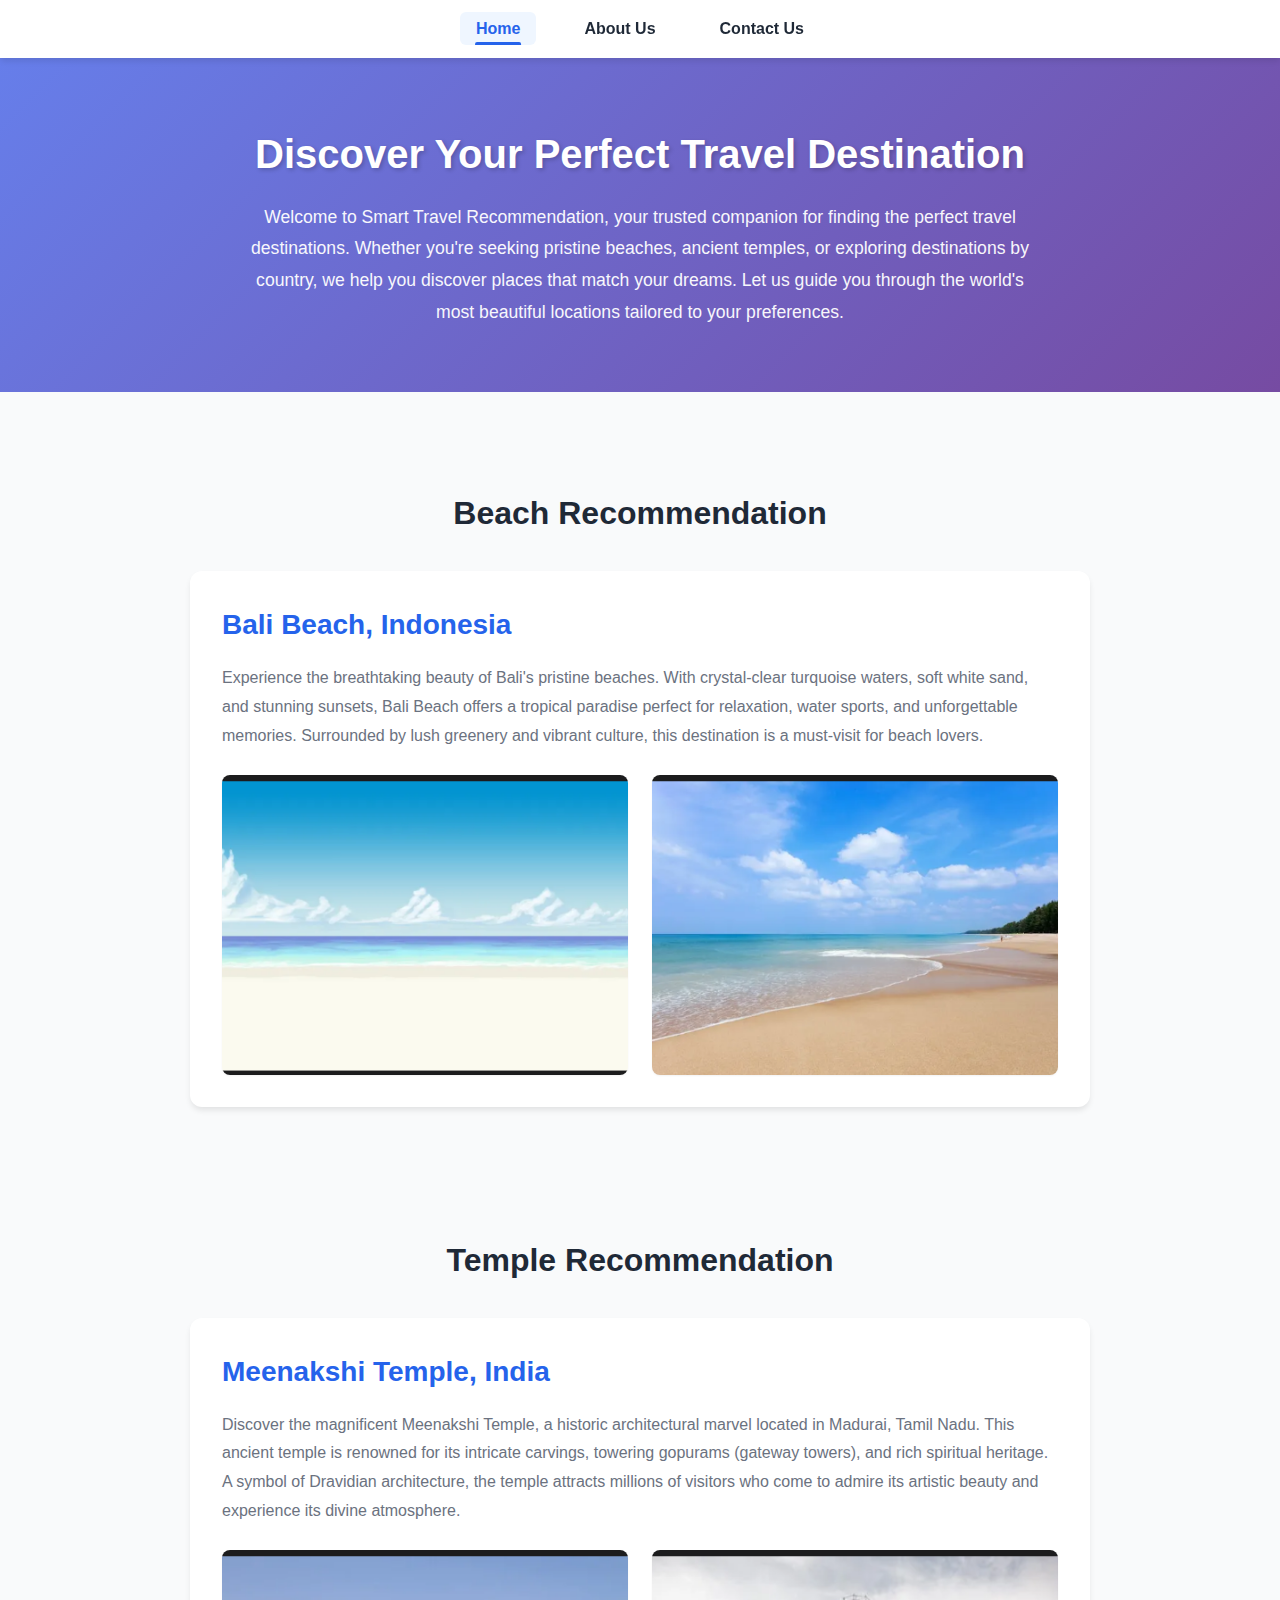
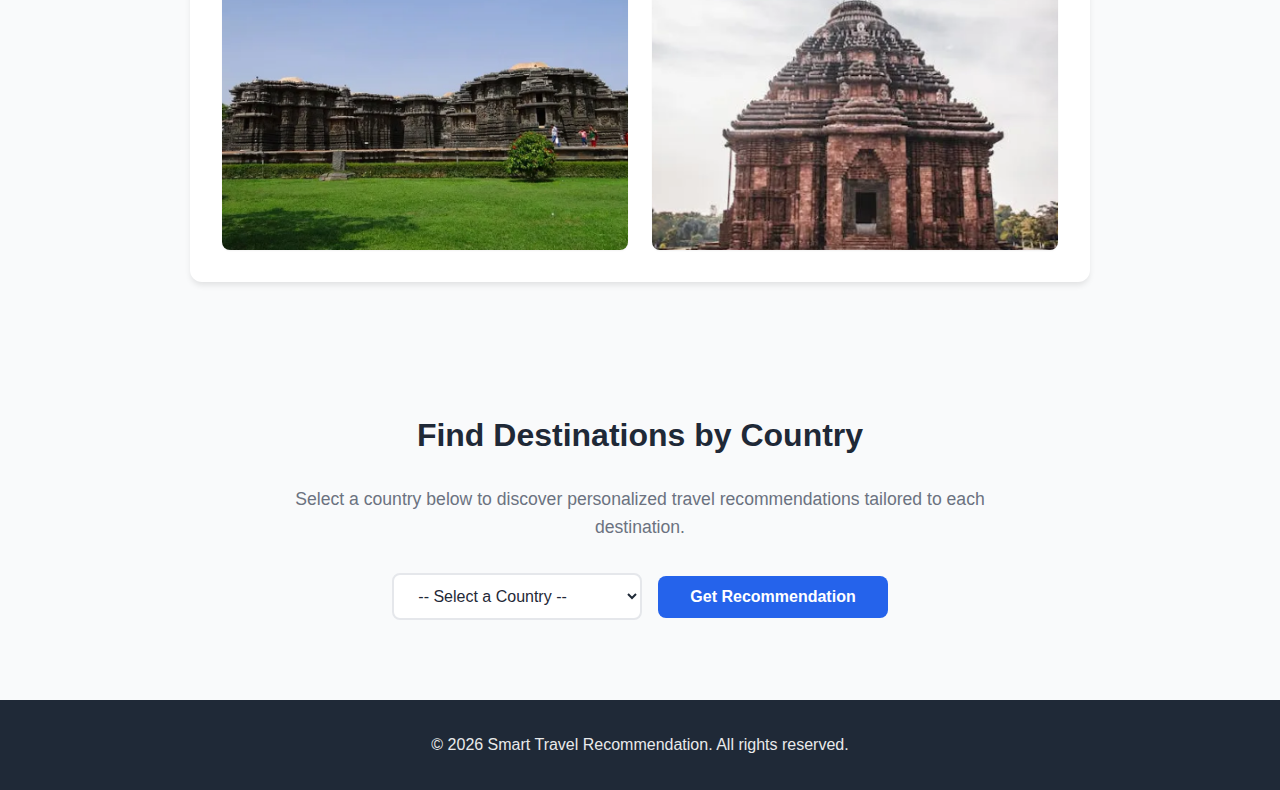
<file: index.html>
<!DOCTYPE html>
<html lang="en">
<head>
  <meta charset="UTF-8">
  <meta name="viewport" content="width=device-width, initial-scale=1.0">
  <title>Smart Travel Recommendation</title>
  <link rel="stylesheet" href="style.css">
</head>
<body>
  <nav class="navbar" role="navigation" aria-label="Main navigation">
    <div class="nav-container">
      <ul class="nav-list">
        <li><a href="index.html" class="nav-link active" aria-current="page">Home</a></li>
        <li><a href="about.html" class="nav-link">About Us</a></li>
        <li><a href="contact.html" class="nav-link">Contact Us</a></li>
      </ul>
    </div>
  </nav>

  <main>
    <!-- Introduction Section -->
    <section class="hero" aria-labelledby="hero-heading">
      <div class="container">
        <h1 id="hero-heading">Discover Your Perfect Travel Destination</h1>
        <p class="hero-description">Welcome to Smart Travel Recommendation, your trusted companion for finding the perfect travel destinations. Whether you're seeking pristine beaches, ancient temples, or exploring destinations by country, we help you discover places that match your dreams. Let us guide you through the world's most beautiful locations tailored to your preferences.</p>
      </div>
    </section>

    <!-- Beach Recommendation -->
    <section class="recommendation-section" aria-labelledby="beach-heading">
      <div class="container">
        <h2 id="beach-heading">Beach Recommendation</h2>
        <article class="card">
          <h3>Bali Beach, Indonesia</h3>
          <p>Experience the breathtaking beauty of Bali's pristine beaches. With crystal-clear turquoise waters, soft white sand, and stunning sunsets, Bali Beach offers a tropical paradise perfect for relaxation, water sports, and unforgettable memories. Surrounded by lush greenery and vibrant culture, this destination is a must-visit for beach lovers.</p>
          <div class="image-gallery">
            <img src="images/beach1.jpg" alt="Bali Beach coastline with turquoise waters and palm trees" loading="lazy">
            <img src="images/beach2.jpg" alt="Sunset view at Bali Beach with golden sky reflection" loading="lazy">
          </div>
        </article>
      </div>
    </section>

    <!-- Temple Recommendation -->
    <section class="recommendation-section" aria-labelledby="temple-heading">
      <div class="container">
        <h2 id="temple-heading">Temple Recommendation</h2>
        <article class="card">
          <h3>Meenakshi Temple, India</h3>
          <p>Discover the magnificent Meenakshi Temple, a historic architectural marvel located in Madurai, Tamil Nadu. This ancient temple is renowned for its intricate carvings, towering gopurams (gateway towers), and rich spiritual heritage. A symbol of Dravidian architecture, the temple attracts millions of visitors who come to admire its artistic beauty and experience its divine atmosphere.</p>
          <div class="image-gallery">
            <img src="images/temple1.jpg" alt="Meenakshi Temple exterior showing colorful gopuram towers" loading="lazy">
            <img src="images/temple2.jpg" alt="Intricate carved pillars inside Meenakshi Temple" loading="lazy">
          </div>
        </article>
      </div>
    </section>

    <!-- Country-based Recommendation -->
    <section class="country-section" aria-labelledby="country-heading">
      <div class="container">
        <h2 id="country-heading">Find Destinations by Country</h2>
        <p class="section-description">Select a country below to discover personalized travel recommendations tailored to each destination.</p>
        
        <div class="country-selector">
          <label for="country-select" class="visually-hidden">Select a country</label>
          <select id="country-select" class="country-dropdown" aria-label="Choose a country for recommendations">
            <option value="">-- Select a Country --</option>
            <option value="India">India</option>
            <option value="Japan">Japan</option>
            <option value="Australia">Australia</option>
          </select>
          <button id="recommend-btn" class="btn btn-primary" type="button">Get Recommendation</button>
        </div>

        <div id="country-result" class="country-result" role="region" aria-live="polite" aria-atomic="true"></div>
      </div>
    </section>
  </main>

  <footer class="footer">
    <div class="container">
      <p>&copy; 2026 Smart Travel Recommendation. All rights reserved.</p>
    </div>
  </footer>

  <script src="script.js"></script>
</body>
</html>
</file>
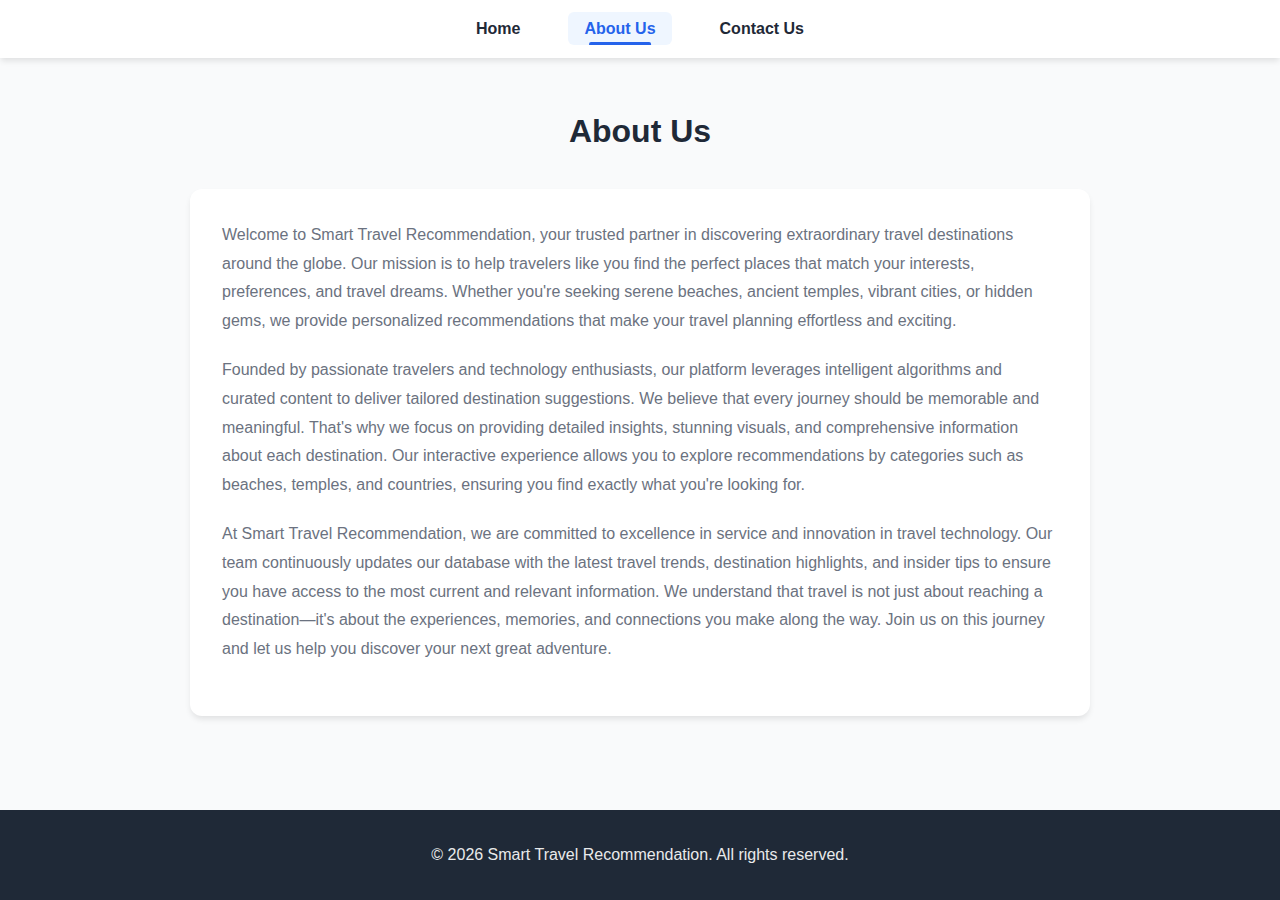
<file: about.html>
<!DOCTYPE html>
<html lang="en">
<head>
  <meta charset="UTF-8">
  <meta name="viewport" content="width=device-width, initial-scale=1.0">
  <title>About Us - Smart Travel Recommendation</title>
  <link rel="stylesheet" href="style.css">
</head>
<body>
  <nav class="navbar" role="navigation" aria-label="Main navigation">
    <div class="nav-container">
      <ul class="nav-list">
        <li><a href="index.html" class="nav-link">Home</a></li>
        <li><a href="about.html" class="nav-link active" aria-current="page">About Us</a></li>
        <li><a href="contact.html" class="nav-link">Contact Us</a></li>
      </ul>
    </div>
  </nav>

  <main>
    <section class="about-section" aria-labelledby="about-heading">
      <div class="container">
        <h1 id="about-heading">About Us</h1>
        
        <article class="content-card">
          <p>Welcome to Smart Travel Recommendation, your trusted partner in discovering extraordinary travel destinations around the globe. Our mission is to help travelers like you find the perfect places that match your interests, preferences, and travel dreams. Whether you're seeking serene beaches, ancient temples, vibrant cities, or hidden gems, we provide personalized recommendations that make your travel planning effortless and exciting.</p>
          
          <p>Founded by passionate travelers and technology enthusiasts, our platform leverages intelligent algorithms and curated content to deliver tailored destination suggestions. We believe that every journey should be memorable and meaningful. That's why we focus on providing detailed insights, stunning visuals, and comprehensive information about each destination. Our interactive experience allows you to explore recommendations by categories such as beaches, temples, and countries, ensuring you find exactly what you're looking for.</p>
          
          <p>At Smart Travel Recommendation, we are committed to excellence in service and innovation in travel technology. Our team continuously updates our database with the latest travel trends, destination highlights, and insider tips to ensure you have access to the most current and relevant information. We understand that travel is not just about reaching a destination—it's about the experiences, memories, and connections you make along the way. Join us on this journey and let us help you discover your next great adventure.</p>
        </article>
      </div>
    </section>
  </main>

  <footer class="footer">
    <div class="container">
      <p>&copy; 2026 Smart Travel Recommendation. All rights reserved.</p>
    </div>
  </footer>
</body>
</html>
</file>
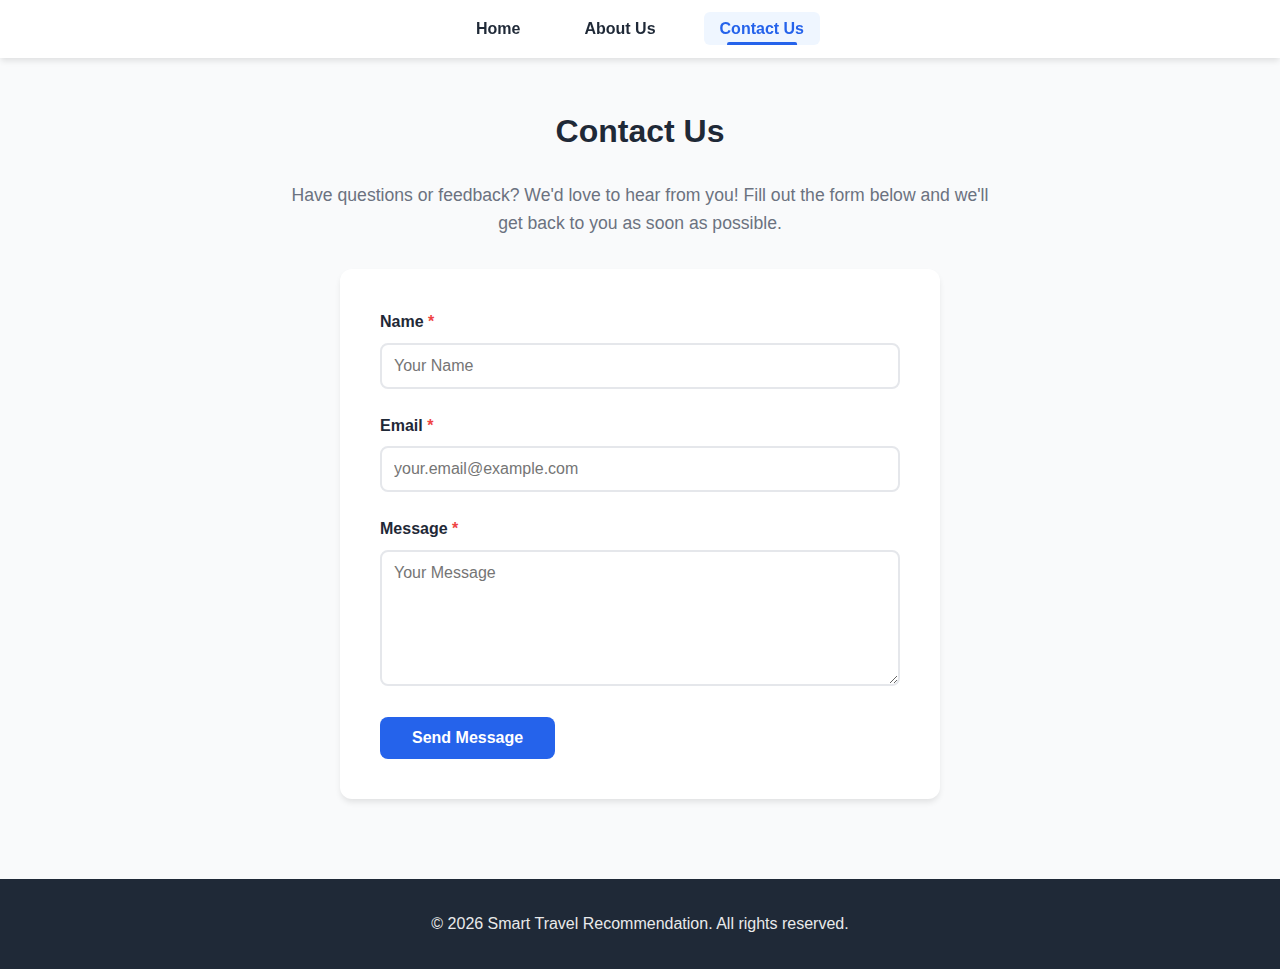
<file: contact.html>
<!DOCTYPE html>
<html lang="en">
<head>
  <meta charset="UTF-8">
  <meta name="viewport" content="width=device-width, initial-scale=1.0">
  <title>Contact Us - Smart Travel Recommendation</title>
  <link rel="stylesheet" href="style.css">
</head>
<body>
  <nav class="navbar" role="navigation" aria-label="Main navigation">
    <div class="nav-container">
      <ul class="nav-list">
        <li><a href="index.html" class="nav-link">Home</a></li>
        <li><a href="about.html" class="nav-link">About Us</a></li>
        <li><a href="contact.html" class="nav-link active" aria-current="page">Contact Us</a></li>
      </ul>
    </div>
  </nav>

  <main>
    <section class="contact-section" aria-labelledby="contact-heading">
      <div class="container">
        <h1 id="contact-heading">Contact Us</h1>
        <p class="section-description">Have questions or feedback? We'd love to hear from you! Fill out the form below and we'll get back to you as soon as possible.</p>
        
        <div class="form-container">
          <form id="contact-form" class="contact-form" novalidate aria-label="Contact form">
            <div class="form-group">
              <label for="name">Name <span class="required" aria-label="required">*</span></label>
              <input 
                type="text" 
                id="name" 
                name="name" 
                placeholder="Your Name" 
                required 
                aria-required="true"
                aria-describedby="name-error">
              <span id="name-error" class="error-message" role="alert"></span>
            </div>

            <div class="form-group">
              <label for="email">Email <span class="required" aria-label="required">*</span></label>
              <input 
                type="email" 
                id="email" 
                name="email" 
                placeholder="your.email@example.com" 
                required 
                aria-required="true"
                aria-describedby="email-error">
              <span id="email-error" class="error-message" role="alert"></span>
            </div>

            <div class="form-group">
              <label for="message">Message <span class="required" aria-label="required">*</span></label>
              <textarea 
                id="message" 
                name="message" 
                placeholder="Your Message" 
                rows="6" 
                required 
                aria-required="true"
                aria-describedby="message-error"></textarea>
              <span id="message-error" class="error-message" role="alert"></span>
            </div>

            <button type="submit" class="btn btn-primary">Send Message</button>
          </form>

          <div id="success-message" class="success-message" role="alert" aria-live="polite" style="display: none;">
            <p>✓ Thank you for your message! We'll get back to you shortly.</p>
          </div>
        </div>
      </div>
    </section>
  </main>

  <footer class="footer">
    <div class="container">
      <p>&copy; 2026 Smart Travel Recommendation. All rights reserved.</p>
    </div>
  </footer>

  <script src="script.js"></script>
</body>
</html>
</file>
<file: style.css>
/* ==========================================================================
   Travel Recommendation Website - Main Stylesheet
   ========================================================================== */

/* CSS Reset & Global Styles */
* {
  margin: 0;
  padding: 0;
  box-sizing: border-box;
}

:root {
  --primary-color: #2563eb;
  --primary-hover: #1d4ed8;
  --secondary-color: #f59e0b;
  --text-color: #1f2937;
  --text-light: #6b7280;
  --bg-color: #ffffff;
  --bg-light: #f9fafb;
  --border-color: #e5e7eb;
  --success-color: #10b981;
  --error-color: #ef4444;
  --warning-color: #f59e0b;
  --shadow-sm: 0 1px 2px 0 rgba(0, 0, 0, 0.05);
  --shadow-md: 0 4px 6px -1px rgba(0, 0, 0, 0.1);
  --shadow-lg: 0 10px 15px -3px rgba(0, 0, 0, 0.1);
  --transition: all 0.3s ease;
}

html {
  scroll-behavior: smooth;
}

body {
  font-family: 'Segoe UI', Tahoma, Geneva, Verdana, sans-serif;
  line-height: 1.6;
  color: var(--text-color);
  background-color: var(--bg-light);
  min-height: 100vh;
  display: flex;
  flex-direction: column;
}

main {
  flex: 1;
}

/* Container */
.container {
  max-width: 1200px;
  margin: 0 auto;
  padding: 0 20px;
}

/* ==========================================================================
   Navigation Bar
   ========================================================================== */
.navbar {
  background-color: var(--bg-color);
  box-shadow: var(--shadow-md);
  position: sticky;
  top: 0;
  z-index: 1000;
  padding: 1rem 0;
}

.nav-container {
  max-width: 1200px;
  margin: 0 auto;
  padding: 0 20px;
}

.nav-list {
  display: flex;
  list-style: none;
  gap: 2rem;
  justify-content: center;
  align-items: center;
}

.nav-link {
  text-decoration: none;
  color: var(--text-color);
  font-weight: 600;
  font-size: 1rem;
  padding: 0.5rem 1rem;
  border-radius: 6px;
  transition: var(--transition);
  position: relative;
}

.nav-link:hover {
  color: var(--primary-color);
  background-color: var(--bg-light);
}

.nav-link.active {
  color: var(--primary-color);
  background-color: #eff6ff;
}

.nav-link.active::after {
  content: '';
  position: absolute;
  bottom: 0;
  left: 50%;
  transform: translateX(-50%);
  width: 60%;
  height: 3px;
  background-color: var(--primary-color);
  border-radius: 2px 2px 0 0;
}

/* ==========================================================================
   Hero Section
   ========================================================================== */
.hero {
  background: linear-gradient(135deg, #667eea 0%, #764ba2 100%);
  color: white;
  padding: 4rem 0;
  text-align: center;
  margin-bottom: 3rem;
}

.hero h1 {
  font-size: 2.5rem;
  margin-bottom: 1rem;
  font-weight: 700;
  text-shadow: 2px 2px 4px rgba(0, 0, 0, 0.2);
}

.hero-description {
  font-size: 1.1rem;
  max-width: 800px;
  margin: 0 auto;
  line-height: 1.8;
  opacity: 0.95;
}

/* ==========================================================================
   Sections
   ========================================================================== */
.recommendation-section,
.country-section,
.about-section,
.contact-section {
  padding: 3rem 0;
}

.recommendation-section h2,
.country-section h2,
.about-section h1,
.contact-section h1 {
  font-size: 2rem;
  color: var(--text-color);
  margin-bottom: 1.5rem;
  text-align: center;
}

.section-description {
  text-align: center;
  color: var(--text-light);
  font-size: 1.1rem;
  margin-bottom: 2rem;
  max-width: 700px;
  margin-left: auto;
  margin-right: auto;
}

/* ==========================================================================
   Cards
   ========================================================================== */
.card,
.content-card {
  background-color: var(--bg-color);
  border-radius: 12px;
  padding: 2rem;
  margin: 2rem auto;
  max-width: 900px;
  box-shadow: var(--shadow-md);
  transition: var(--transition);
}

.card:hover {
  box-shadow: var(--shadow-lg);
  transform: translateY(-4px);
}

.card h3 {
  font-size: 1.75rem;
  color: var(--primary-color);
  margin-bottom: 1rem;
}

.card p,
.content-card p {
  font-size: 1rem;
  color: var(--text-light);
  line-height: 1.8;
  margin-bottom: 1.5rem;
}

.content-card p {
  margin-bottom: 1.25rem;
}

/* ==========================================================================
   Image Gallery
   ========================================================================== */
.image-gallery {
  display: grid;
  grid-template-columns: repeat(auto-fit, minmax(300px, 1fr));
  gap: 1.5rem;
  margin-top: 1.5rem;
}

.image-gallery img {
  width: 100%;
  height: 300px;
  object-fit: cover;
  border-radius: 8px;
  box-shadow: var(--shadow-sm);
  transition: var(--transition);
}

.image-gallery img:hover {
  transform: scale(1.05);
  box-shadow: var(--shadow-lg);
}

/* ==========================================================================
   Country Selection
   ========================================================================== */
.country-selector {
  display: flex;
  gap: 1rem;
  justify-content: center;
  align-items: center;
  flex-wrap: wrap;
  margin: 2rem 0;
}

.country-dropdown {
  padding: 0.75rem 1.25rem;
  font-size: 1rem;
  border: 2px solid var(--border-color);
  border-radius: 8px;
  background-color: var(--bg-color);
  color: var(--text-color);
  cursor: pointer;
  transition: var(--transition);
  min-width: 250px;
}

.country-dropdown:hover {
  border-color: var(--primary-color);
}

.country-dropdown:focus {
  outline: none;
  border-color: var(--primary-color);
  box-shadow: 0 0 0 3px rgba(37, 99, 235, 0.1);
}

.country-result {
  margin-top: 2rem;
  display: none;
}

.country-result .card {
  animation: fadeIn 0.5s ease-in;
}

@keyframes fadeIn {
  from {
    opacity: 0;
    transform: translateY(20px);
  }
  to {
    opacity: 1;
    transform: translateY(0);
  }
}

/* ==========================================================================
   Buttons
   ========================================================================== */
.btn {
  padding: 0.75rem 2rem;
  font-size: 1rem;
  font-weight: 600;
  border: none;
  border-radius: 8px;
  cursor: pointer;
  transition: var(--transition);
  text-decoration: none;
  display: inline-block;
}

.btn-primary {
  background-color: var(--primary-color);
  color: white;
}

.btn-primary:hover {
  background-color: var(--primary-hover);
  transform: translateY(-2px);
  box-shadow: var(--shadow-md);
}

.btn-primary:active {
  transform: translateY(0);
}

/* ==========================================================================
   Forms
   ========================================================================== */
.form-container {
  max-width: 600px;
  margin: 2rem auto;
}

.contact-form {
  background-color: var(--bg-color);
  padding: 2.5rem;
  border-radius: 12px;
  box-shadow: var(--shadow-md);
}

.form-group {
  margin-bottom: 1.5rem;
}

.form-group label {
  display: block;
  font-weight: 600;
  margin-bottom: 0.5rem;
  color: var(--text-color);
}

.required {
  color: var(--error-color);
}

.form-group input,
.form-group textarea {
  width: 100%;
  padding: 0.75rem;
  font-size: 1rem;
  border: 2px solid var(--border-color);
  border-radius: 8px;
  transition: var(--transition);
  font-family: inherit;
  background-color: var(--bg-color);
}

.form-group input:focus,
.form-group textarea:focus {
  outline: none;
  border-color: var(--primary-color);
  box-shadow: 0 0 0 3px rgba(37, 99, 235, 0.1);
}

.form-group input.error,
.form-group textarea.error {
  border-color: var(--error-color);
}

.form-group input.valid,
.form-group textarea.valid {
  border-color: var(--success-color);
}

.form-group textarea {
  resize: vertical;
  min-height: 120px;
}

.error-message {
  color: var(--error-color);
  font-size: 0.875rem;
  margin-top: 0.25rem;
  display: none;
}

.success-message {
  background-color: #d1fae5;
  border: 2px solid var(--success-color);
  border-radius: 8px;
  padding: 1.5rem;
  text-align: center;
  color: #065f46;
  font-weight: 600;
  animation: fadeIn 0.5s ease-in;
}

.success-message p {
  margin: 0;
  font-size: 1.1rem;
}

/* ==========================================================================
   Alert Messages
   ========================================================================== */
.error-text {
  color: var(--error-color);
  text-align: center;
  font-size: 1rem;
  padding: 1rem;
  background-color: #fee2e2;
  border-radius: 8px;
  margin: 1rem 0;
}

.warning-text {
  color: #92400e;
  text-align: center;
  font-size: 1rem;
  padding: 1rem;
  background-color: #fef3c7;
  border-radius: 8px;
  margin: 1rem 0;
}

/* ==========================================================================
   Footer
   ========================================================================== */
.footer {
  background-color: var(--text-color);
  color: white;
  text-align: center;
  padding: 2rem 0;
  margin-top: auto;
}

.footer p {
  margin: 0;
  opacity: 0.9;
}

/* ==========================================================================
   Accessibility
   ========================================================================== */
.visually-hidden {
  position: absolute;
  width: 1px;
  height: 1px;
  padding: 0;
  margin: -1px;
  overflow: hidden;
  clip: rect(0, 0, 0, 0);
  white-space: nowrap;
  border: 0;
}

/* Focus visible for keyboard navigation */
a:focus-visible,
button:focus-visible,
input:focus-visible,
select:focus-visible,
textarea:focus-visible {
  outline: 3px solid var(--primary-color);
  outline-offset: 2px;
}

/* ==========================================================================
   Responsive Design
   ========================================================================== */
@media (max-width: 768px) {
  .hero h1 {
    font-size: 2rem;
  }

  .hero-description {
    font-size: 1rem;
  }

  .nav-list {
    gap: 1rem;
  }

  .nav-link {
    padding: 0.4rem 0.75rem;
    font-size: 0.9rem;
  }

  .recommendation-section h2,
  .country-section h2,
  .about-section h1,
  .contact-section h1 {
    font-size: 1.5rem;
  }

  .card,
  .content-card {
    padding: 1.5rem;
  }

  .image-gallery {
    grid-template-columns: 1fr;
    gap: 1rem;
  }

  .image-gallery img {
    height: 250px;
  }

  .country-selector {
    flex-direction: column;
  }

  .country-dropdown {
    width: 100%;
  }

  .contact-form {
    padding: 1.5rem;
  }

  .recommendation-section,
  .country-section,
  .about-section,
  .contact-section {
    padding: 2rem 0;
  }
}

@media (max-width: 480px) {
  .hero {
    padding: 3rem 0;
  }

  .hero h1 {
    font-size: 1.75rem;
  }

  .container {
    padding: 0 15px;
  }

  .nav-list {
    gap: 0.5rem;
  }

  .image-gallery img {
    height: 200px;
  }
}
</file>
